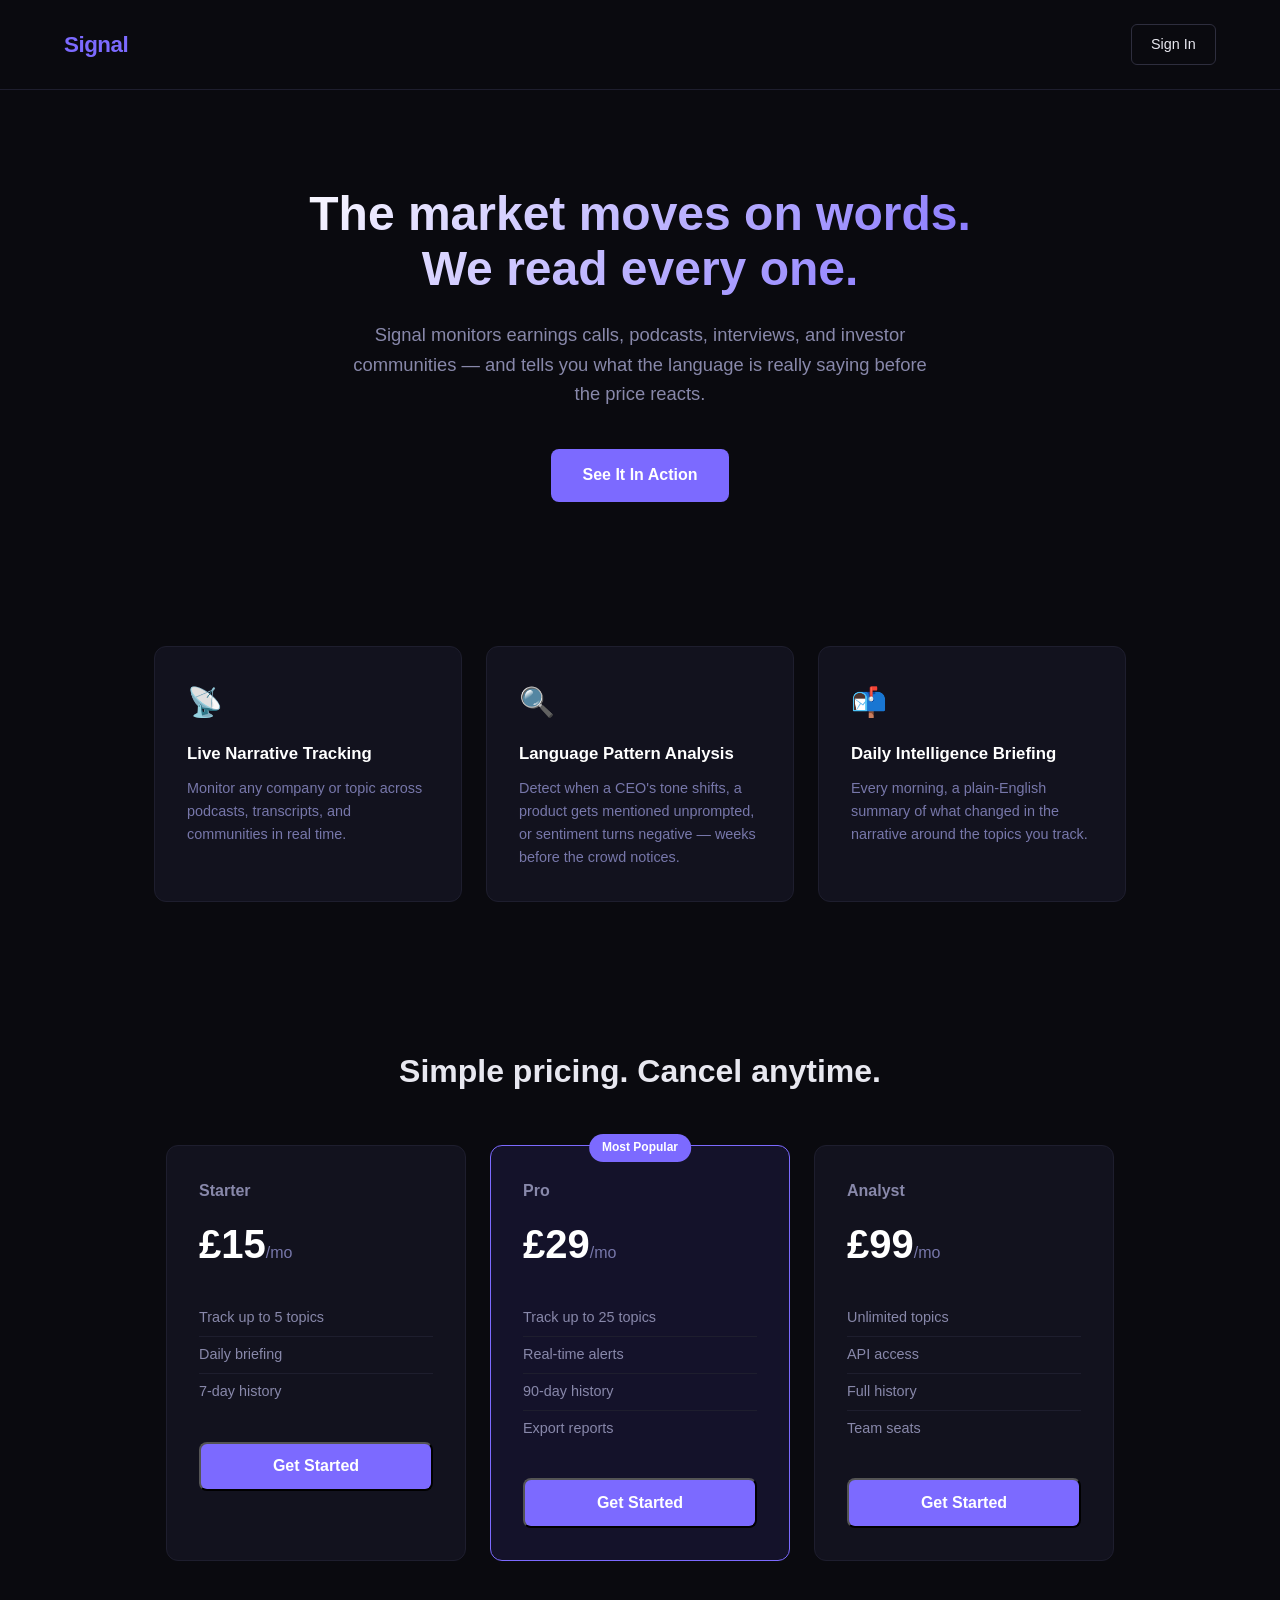
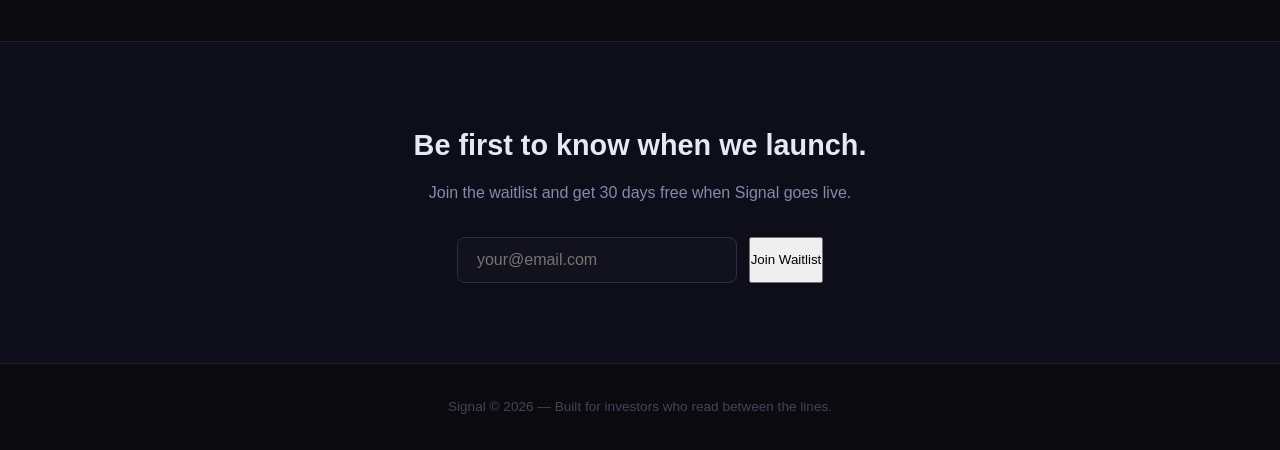
<file: index.html>
<!DOCTYPE html>
<html lang="en">
  <head>
    <meta charset="UTF-8" />
    <meta name="viewport" content="width=device-width, initial-scale=1.0" />
    <title>Signal — Narrative Intelligence for Investors</title>
    <meta name="description" content="Signal monitors earnings calls, podcasts, and investor communities — and tells you what the language is really saying before the price reacts." />
    <meta name="keywords" content="narrative intelligence, investor tools, sentiment analysis, market signals, stock analysis" />
    <meta property="og:title" content="Signal — Narrative Intelligence" />
    <meta property="og:description" content="Know what the market is really saying before the price reacts." />
    <meta property="og:type" content="website" />
    <meta property="og:url" content="https://signal-chi-bay.vercel.app" />
    <meta name="twitter:card" content="summary" />
    <meta name="twitter:title" content="Signal — Narrative Intelligence" />
    <meta name="twitter:description" content="Know what the market is really saying before the price reacts." />
    <link rel="canonical" href="https://signal-chi-bay.vercel.app" />
    <link rel="stylesheet" href="style.css" />
  </head>
  <body>

    <nav>
      <div class="logo">Signal</div>
      <a href="login.html" class="btn-nav">Sign In</a>
    </nav>

    <header>
      <h1>The market moves on words.<br/>We read every one.</h1>
      <p>Signal monitors earnings calls, podcasts, interviews, and investor communities — and tells you what the language is really saying before the price reacts.</p>
      <a href="dashboard.html" class="btn-primary">See It In Action</a>
    </header>

    <section class="features">
      <div class="feature-card">
        <span class="icon">📡</span>
        <h3>Live Narrative Tracking</h3>
        <p>Monitor any company or topic across podcasts, transcripts, and communities in real time.</p>
      </div>
      <div class="feature-card">
        <span class="icon">🔍</span>
        <h3>Language Pattern Analysis</h3>
        <p>Detect when a CEO's tone shifts, a product gets mentioned unprompted, or sentiment turns negative — weeks before the crowd notices.</p>
      </div>
      <div class="feature-card">
        <span class="icon">📬</span>
        <h3>Daily Intelligence Briefing</h3>
        <p>Every morning, a plain-English summary of what changed in the narrative around the topics you track.</p>
      </div>
    </section>

    <section class="pricing">
      <h2>Simple pricing. Cancel anytime.</h2>
      <div class="pricing-cards">
        <div class="pricing-card">
          <h3>Starter</h3>
          <div class="price">£15<span>/mo</span></div>
          <ul>
            <li>Track up to 5 topics</li>
            <li>Daily briefing</li>
            <li>7-day history</li>
          </ul>
          <button class="btn-primary" onclick="checkout('starter')">Get Started</button>
        </div>
        <div class="pricing-card featured">
          <div class="badge">Most Popular</div>
          <h3>Pro</h3>
          <div class="price">£29<span>/mo</span></div>
          <ul>
            <li>Track up to 25 topics</li>
            <li>Real-time alerts</li>
            <li>90-day history</li>
            <li>Export reports</li>
          </ul>
          <button class="btn-primary" onclick="checkout('pro')">Get Started</button>
        </div>
        <div class="pricing-card">
          <h3>Analyst</h3>
          <div class="price">£99<span>/mo</span></div>
          <ul>
            <li>Unlimited topics</li>
            <li>API access</li>
            <li>Full history</li>
            <li>Team seats</li>
          </ul>
          <button class="btn-primary" onclick="checkout('analyst')">Get Started</button>
        </div>
      </div>
    </section>

    <section class="waitlist">
  <h2>Be first to know when we launch.</h2>
  <p>Join the waitlist and get 30 days free when Signal goes live.</p>
  <form class="waitlist-form" id="waitlist-form">
    <input type="email" id="email-input" name="email" placeholder="your@email.com" required />
    <button id="join-btn" type="submit">Join Waitlist</button>
  </form>
  <p id="confirm-message" class="hidden">You're on the list. We'll be in touch.</p>
</section>

    <footer>
      <p>Signal &copy; 2026 — Built for investors who read between the lines.</p>
    </footer>

    <script src="script.js"></script>
  </body>
</html>
</file>
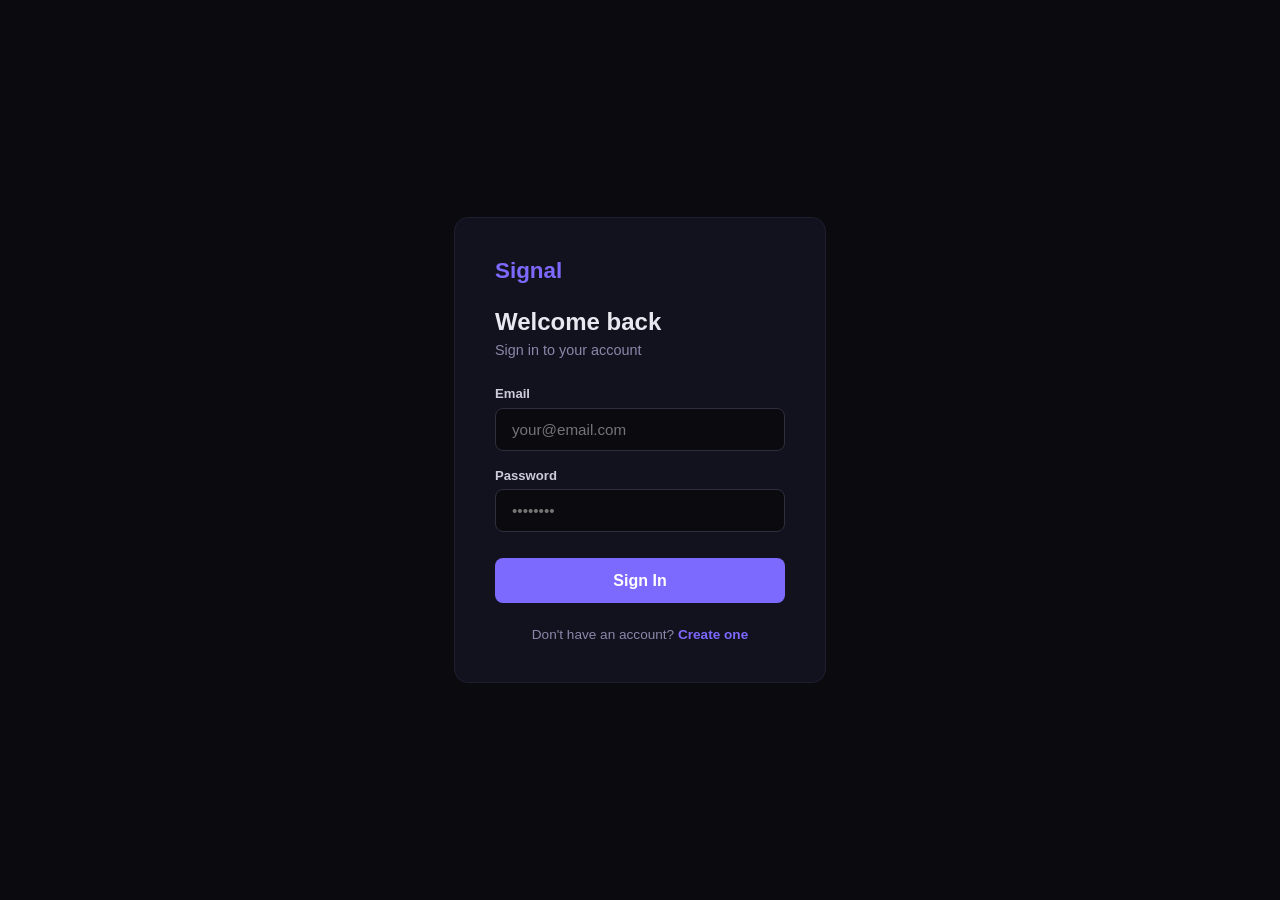
<file: dashboard.html>
<!DOCTYPE html>
<html lang="en">
  <head>
    <meta charset="UTF-8" />
    <meta name="viewport" content="width=device-width, initial-scale=1.0" />
    <title>Signal — Dashboard</title>
    <link rel="stylesheet" href="dashboard.css" />
    <script>
      if (!localStorage.getItem('signal_token')) {
        window.location.href = 'login.html';
      }
    </script>
  </head>
  <body>

    <div class="app">

      <!-- SIDEBAR -->
      <aside class="sidebar">
        <div class="sidebar-logo">Signal</div>
        <nav class="sidebar-nav">
          <p class="nav-label">Tracked Topics</p>
          <p class="nav-section">US Stocks</p>
          <ul>
            <li class="active"><span class="dot green"></span> Apple</li>
            <li><span class="dot green"></span> Microsoft</li>
            <li><span class="dot green"></span> Nvidia</li>
            <li><span class="dot yellow"></span> Tesla</li>
            <li><span class="dot green"></span> Amazon</li>
            <li><span class="dot green"></span> Google</li>
            <li><span class="dot green"></span> Meta</li>
            <li><span class="dot green"></span> Netflix</li>
            <li><span class="dot yellow"></span> AMD</li>
            <li><span class="dot green"></span> Palantir</li>
          </ul>
          <p class="nav-section">Crypto</p>
          <ul>
            <li><span class="dot green"></span> Bitcoin</li>
            <li><span class="dot green"></span> Ethereum</li>
            <li><span class="dot yellow"></span> Solana</li>
            <li><span class="dot yellow"></span> XRP</li>
            <li><span class="dot yellow"></span> Dogecoin</li>
          </ul>
          <p class="nav-section">UK Stocks</p>
          <ul>
            <li><span class="dot yellow"></span> HSBC</li>
            <li><span class="dot yellow"></span> Barclays</li>
            <li><span class="dot yellow"></span> BP</li>
            <li><span class="dot green"></span> AstraZeneca</li>
            <li><span class="dot green"></span> Rolls-Royce</li>
          </ul>
          <p class="nav-section">Macro</p>
          <ul>
            <li><span class="dot red"></span> Federal Reserve</li>
            <li><span class="dot red"></span> Inflation</li>
            <li><span class="dot yellow"></span> Recession</li>
            <li><span class="dot yellow"></span> Interest Rates</li>
            <li><span class="dot green"></span> Artificial Intelligence</li>
            <li><span class="dot yellow"></span> Electric Vehicles</li>
            <li><span class="dot green"></span> Defence</li>
            <li><span class="dot yellow"></span> Oil</li>
            <li><span class="dot green"></span> Gold</li>
            <li><span class="dot green"></span> OpenAI</li>
          </ul>
          <a href="#" class="add-topic">+ Add Topic</a>
        </nav>
        <div class="sidebar-footer">
          <div class="plan-badge">Pro Plan</div>
          <p>David Green</p>
        </div>
      </aside>

      <!-- MAIN CONTENT -->
      <main class="main">

        <!-- TOP BAR -->
        <div class="topbar">
          <div>
            <h1 class="page-title">Apple Inc</h1>
            <p class="page-sub">Narrative analysis · Updated 14 minutes ago</p>
          </div>
          <div class="alert-badge">3 new signals</div>
        </div>

        <!-- SIGNAL SCORE -->
        <div class="score-row">
          <div class="score-card">
            <p class="score-label">Narrative Score</p>
            <p class="score-value positive" id="score-value">— <span>/ 100</span></p>
            <p class="score-change" id="score-change">Loading...</p>
          </div>
          <div class="score-card">
            <p class="score-label">Tone Shift</p>
            <p class="score-value neutral" id="tone-shift">—</p>
            <p class="score-change" id="tone-shift-previous">Loading...</p>
          </div>
          <div class="score-card">
            <p class="score-label">Overall Sentiment</p>
            <p class="score-value positive" id="overall-sentiment">—</p>
            <p class="score-change" id="overall-sentiment-sub">Loading...</p>
          </div>
          <div class="score-card">
            <p class="score-label">Community Sentiment</p>
            <p class="score-value negative" id="community-sentiment">—</p>
            <p class="score-change" id="community-sentiment-change">Loading...</p>
          </div>
        </div>

        <!-- TODAY'S BRIEFING -->
        <div class="section">
          <h2 class="section-title">Today's Briefing</h2>
          <div class="briefing-card" id="briefing-card">
            <div class="briefing-date" id="briefing-date"></div>
            <p class="briefing-text" id="briefing-text">Loading briefing...</p>
          </div>
        </div>

        <!-- SIGNAL ALERTS -->
        <div class="section">
          <h2 class="section-title">Signal Alerts</h2>
          <div class="alerts-list" id="alerts-list">
            <div class="alert-card high">
              <div class="alert-header">
                <span class="alert-tag high">High Signal</span>
                <span class="alert-time">2 hours ago</span>
              </div>
              <p class="alert-title">CEO language shifted — "headwinds" used 6x in one appearance</p>
              <p class="alert-detail">Detected in: The All-In Podcast, Episode 178 · Tim Cook interview</p>
            </div>
            <div class="alert-card medium">
              <div class="alert-header">
                <span class="alert-tag medium">Medium Signal</span>
                <span class="alert-time">Yesterday</span>
              </div>
              <p class="alert-title">3 podcasts mentioned Apple supply chain unprompted this week</p>
              <p class="alert-detail">Detected in: Acquired, My First Million, 20VC</p>
            </div>
            <div class="alert-card low">
              <div class="alert-header">
                <span class="alert-tag low">Watch</span>
                <span class="alert-time">3 days ago</span>
              </div>
              <p class="alert-title">Reddit sentiment around Vision Pro turned net negative</p>
              <p class="alert-detail">Detected in: r/investing, r/apple · 847 posts analysed</p>
            </div>
          </div>
        </div>

        <!-- LANGUAGE TRENDS -->
        <div class="section">
          <h2 class="section-title">Language Trends — Last 30 Days</h2>
          <div class="trends-grid" id="trends-grid">
            <div class="trend-card rising">
              <p class="trend-word">"headwinds"</p>
              <p class="trend-stat">▲ 340% increase</p>
            </div>
            <div class="trend-card rising">
              <p class="trend-word">"supply chain"</p>
              <p class="trend-stat">▲ 128% increase</p>
            </div>
            <div class="trend-card falling">
              <p class="trend-word">"innovation"</p>
              <p class="trend-stat">▼ 44% decrease</p>
            </div>
            <div class="trend-card falling">
              <p class="trend-word">"excited"</p>
              <p class="trend-stat">▼ 61% decrease</p>
            </div>
            <div class="trend-card rising">
              <p class="trend-word">"competition"</p>
              <p class="trend-stat">▲ 89% increase</p>
            </div>
            <div class="trend-card stable">
              <p class="trend-word">"growth"</p>
              <p class="trend-stat">→ Stable</p>
            </div>
          </div>
        </div>

        <!-- AI ANALYSIS -->
        <div class="section">
          <h2 class="section-title">AI Narrative Analysis <span class="ai-badge">Powered by AI</span></h2>
          <div id="ai-analysis">
            <p class="loading">Analysing narrative...</p>
          </div>
        </div>

        <!-- LIVE NEWS -->
        <div class="section">
          <h2 class="section-title">Live News Feed</h2>
          <div id="news-list">
            <p class="loading">Loading live news...</p>
          </div>
        </div>

      </main>
    </div>

    <script src="dashboard.js"></script>
  </body>
</html>
</file>
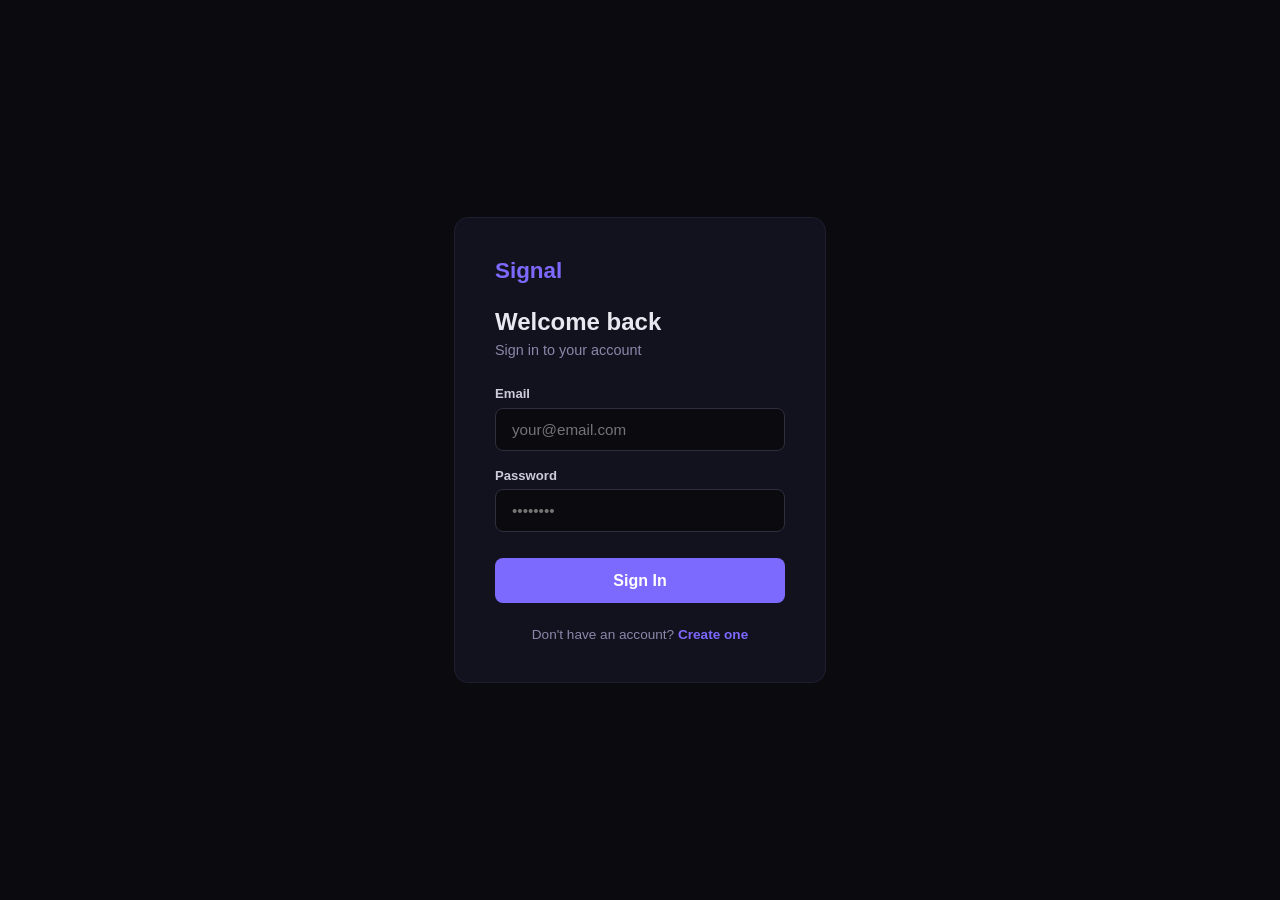
<file: login.html>
<!DOCTYPE html>
<html lang="en">
  <head>
    <meta charset="UTF-8" />
    <meta name="viewport" content="width=device-width, initial-scale=1.0" />
    <title>Signal — Sign In</title>
    <link rel="stylesheet" href="login.css" />
  </head>
  <body>
    <div class="auth-container">
      <div class="auth-box">
        <div class="auth-logo">Signal</div>
        <h1 class="auth-title">Welcome back</h1>
        <p class="auth-sub">Sign in to your account</p>

        <div id="error-msg" class="error-msg hidden"></div>
        <div id="success-msg" class="success-msg hidden"></div>

        <form id="auth-form">
          <div class="field">
            <label>Email</label>
            <input type="email" id="email" placeholder="your@email.com" required />
          </div>
          <div class="field">
            <label>Password</label>
            <input type="password" id="password" placeholder="••••••••" required />
          </div>
          <button type="submit" id="submit-btn" class="btn-submit">Sign In</button>
        </form>

        <p class="auth-switch">
          Don't have an account?
          <a href="#" id="toggle-link">Create one</a>
        </p>
      </div>
    </div>

    <script src="login.js"></script>
  </body>
</html>
</file>
<file: style.css>
* {
  margin: 0;
  padding: 0;
  box-sizing: border-box;
}

body {
  font-family: -apple-system, BlinkMacSystemFont, 'Segoe UI', sans-serif;
  background: #0a0a0f;
  color: #e8e8f0;
  line-height: 1.6;
}

/* NAV */
nav {
  display: flex;
  justify-content: space-between;
  align-items: center;
  padding: 1.5rem 4rem;
  border-bottom: 1px solid #1e1e2e;
}

.logo {
  font-size: 1.4rem;
  font-weight: 700;
  color: #7c6aff;
  letter-spacing: -0.5px;
}

.btn-nav {
  text-decoration: none;
  color: #e8e8f0;
  border: 1px solid #2e2e3e;
  padding: 0.5rem 1.2rem;
  border-radius: 6px;
  font-size: 0.9rem;
  transition: border-color 0.2s;
}

.btn-nav:hover {
  border-color: #7c6aff;
}

/* HERO */
header {
  text-align: center;
  padding: 6rem 2rem 5rem;
  max-width: 800px;
  margin: 0 auto;
}

header h1 {
  font-size: 3rem;
  font-weight: 800;
  line-height: 1.15;
  margin-bottom: 1.5rem;
  background: linear-gradient(135deg, #ffffff 0%, #7c6aff 100%);
  -webkit-background-clip: text;
  -webkit-text-fill-color: transparent;
  background-clip: text;
}

header p {
  font-size: 1.15rem;
  color: #8888aa;
  max-width: 580px;
  margin: 0 auto 2.5rem;
}

.btn-primary {
  display: inline-block;
  text-decoration: none;
  background: #7c6aff;
  color: #fff;
  padding: 0.85rem 2rem;
  border-radius: 8px;
  font-weight: 600;
  font-size: 1rem;
  transition: background 0.2s, transform 0.1s;
}

.btn-primary:hover {
  background: #6a58e6;
  transform: translateY(-1px);
}

/* FEATURES */
.features {
  display: flex;
  gap: 1.5rem;
  padding: 4rem;
  max-width: 1100px;
  margin: 0 auto;
}

.feature-card {
  flex: 1;
  background: #12121e;
  border: 1px solid #1e1e2e;
  border-radius: 12px;
  padding: 2rem;
  transition: border-color 0.2s;
}

.feature-card:hover {
  border-color: #7c6aff;
}

.feature-card .icon {
  font-size: 1.8rem;
  display: block;
  margin-bottom: 1rem;
}

.feature-card h3 {
  font-size: 1.05rem;
  font-weight: 700;
  margin-bottom: 0.6rem;
  color: #ffffff;
}

.feature-card p {
  font-size: 0.9rem;
  color: #7777aa;
}

/* PRICING */
.pricing {
  padding: 5rem 4rem;
  text-align: center;
  max-width: 1100px;
  margin: 0 auto;
}

.pricing h2 {
  font-size: 2rem;
  font-weight: 700;
  margin-bottom: 3rem;
}

.pricing-cards {
  display: flex;
  gap: 1.5rem;
  justify-content: center;
}

.pricing-card {
  flex: 1;
  max-width: 300px;
  background: #12121e;
  border: 1px solid #1e1e2e;
  border-radius: 12px;
  padding: 2rem;
  text-align: left;
  position: relative;
}

.pricing-card.featured {
  border-color: #7c6aff;
  background: #14122a;
}

.badge {
  position: absolute;
  top: -12px;
  left: 50%;
  transform: translateX(-50%);
  background: #7c6aff;
  color: #fff;
  font-size: 0.75rem;
  font-weight: 700;
  padding: 0.25rem 0.8rem;
  border-radius: 20px;
  white-space: nowrap;
}

.pricing-card h3 {
  font-size: 1rem;
  font-weight: 600;
  color: #8888aa;
  margin-bottom: 0.5rem;
}

.price {
  font-size: 2.5rem;
  font-weight: 800;
  color: #ffffff;
  margin-bottom: 1.5rem;
}

.price span {
  font-size: 1rem;
  font-weight: 400;
  color: #7777aa;
}

.pricing-card ul {
  list-style: none;
  margin-bottom: 2rem;
}

.pricing-card ul li {
  font-size: 0.9rem;
  color: #8888aa;
  padding: 0.4rem 0;
  border-bottom: 1px solid #1e1e2e;
}

.pricing-card ul li:last-child {
  border-bottom: none;
}

.pricing-card .btn-primary {
  width: 100%;
  text-align: center;
}

/* WAITLIST */
.waitlist {
  text-align: center;
  padding: 5rem 2rem;
  background: #0e0e1a;
  border-top: 1px solid #1e1e2e;
}

.waitlist h2 {
  font-size: 1.8rem;
  font-weight: 700;
  margin-bottom: 0.75rem;
}

.waitlist p {
  color: #8888aa;
  margin-bottom: 2rem;
}

.waitlist-form {
  display: flex;
  justify-content: center;
  gap: 0.75rem;
  flex-wrap: wrap;
}

.waitlist-form input {
  padding: 0.8rem 1.2rem;
  border-radius: 8px;
  border: 1px solid #2e2e3e;
  background: #12121e;
  color: #e8e8f0;
  font-size: 1rem;
  width: 280px;
}

.waitlist-form input:focus {
  outline: none;
  border-color: #7c6aff;
}

.hidden {
  display: none;
}

.confirm {
  color: #7c6aff;
  font-weight: 600;
  margin-top: 1rem;
}

/* FOOTER */
footer {
  text-align: center;
  padding: 2rem;
  border-top: 1px solid #1e1e2e;
  color: #44445a;
  font-size: 0.85rem;
}
</file>
<file: dashboard.css>
* {
  margin: 0;
  padding: 0;
  box-sizing: border-box;
}

body {
  font-family: -apple-system, BlinkMacSystemFont, 'Segoe UI', sans-serif;
  background: #0a0a0f;
  color: #e8e8f0;
  height: 100vh;
  overflow: hidden;
}

.app {
  display: flex;
  height: 100vh;
}

/* SIDEBAR */
.sidebar {
  width: 220px;
  min-width: 220px;
  background: #0e0e1a;
  border-right: 1px solid #1e1e2e;
  display: flex;
  flex-direction: column;
  padding: 1.5rem 1rem;
}

.sidebar-logo {
  font-size: 1.3rem;
  font-weight: 700;
  color: #7c6aff;
  margin-bottom: 2rem;
  padding-left: 0.5rem;
}

.nav-label {
  font-size: 0.7rem;
  text-transform: uppercase;
  letter-spacing: 1px;
  color: #44445a;
  margin-bottom: 0.75rem;
  padding-left: 0.5rem;
}

.sidebar-nav {
  overflow-y: auto;
  flex: 1;
}

.sidebar-nav ul {
  list-style: none;
  margin-bottom: 0.5rem;
}

.nav-section {
  font-size: 0.65rem;
  text-transform: uppercase;
  letter-spacing: 1px;
  color: #44445a;
  margin: 1rem 0 0.4rem 0.5rem;
}

.sidebar-nav ul li {
  display: flex;
  align-items: center;
  gap: 0.6rem;
  padding: 0.55rem 0.5rem;
  border-radius: 6px;
  font-size: 0.9rem;
  color: #8888aa;
  cursor: pointer;
  transition: background 0.15s;
}

.sidebar-nav ul li:hover {
  background: #1a1a2e;
  color: #e8e8f0;
}

.sidebar-nav ul li.active {
  background: #1a1a2e;
  color: #e8e8f0;
}

.dot {
  width: 8px;
  height: 8px;
  border-radius: 50%;
  flex-shrink: 0;
}

.dot.green { background: #4ade80; }
.dot.yellow { background: #facc15; }
.dot.red { background: #f87171; }

.add-topic {
  display: block;
  text-decoration: none;
  color: #7c6aff;
  font-size: 0.85rem;
  padding: 0.5rem;
  border-radius: 6px;
  transition: background 0.15s;
}

.add-topic:hover {
  background: #1a1a2e;
}

.sidebar-footer {
  margin-top: auto;
  padding: 1rem 0.5rem 0;
  border-top: 1px solid #1e1e2e;
}

.plan-badge {
  display: inline-block;
  background: #7c6aff22;
  color: #7c6aff;
  font-size: 0.7rem;
  font-weight: 700;
  padding: 0.2rem 0.6rem;
  border-radius: 20px;
  margin-bottom: 0.4rem;
}

.sidebar-footer p {
  font-size: 0.85rem;
  color: #8888aa;
}

/* MAIN */
.main {
  flex: 1;
  overflow-y: auto;
  padding: 2rem 2.5rem;
}

/* TOPBAR */
.topbar {
  display: flex;
  justify-content: space-between;
  align-items: flex-start;
  margin-bottom: 2rem;
}

.page-title {
  font-size: 1.6rem;
  font-weight: 700;
}

.page-sub {
  font-size: 0.85rem;
  color: #8888aa;
  margin-top: 0.25rem;
}

.alert-badge {
  background: #7c6aff22;
  color: #7c6aff;
  font-size: 0.8rem;
  font-weight: 600;
  padding: 0.4rem 1rem;
  border-radius: 20px;
  border: 1px solid #7c6aff44;
}

/* SCORE ROW */
.score-row {
  display: grid;
  grid-template-columns: repeat(4, 1fr);
  gap: 1rem;
  margin-bottom: 2rem;
}

.score-card {
  background: #12121e;
  border: 1px solid #1e1e2e;
  border-radius: 10px;
  padding: 1.25rem;
}

.score-label {
  font-size: 0.75rem;
  color: #8888aa;
  text-transform: uppercase;
  letter-spacing: 0.5px;
  margin-bottom: 0.5rem;
}

.score-value {
  font-size: 1.6rem;
  font-weight: 700;
  margin-bottom: 0.3rem;
}

.score-value span {
  font-size: 0.9rem;
  font-weight: 400;
  color: #8888aa;
}

.score-value.positive { color: #4ade80; }
.score-value.negative { color: #f87171; }
.score-value.neutral  { color: #facc15; }

.score-change {
  font-size: 0.78rem;
  color: #8888aa;
}

/* SECTIONS */
.section {
  margin-bottom: 2.5rem;
}

.section-title {
  font-size: 1rem;
  font-weight: 600;
  margin-bottom: 1rem;
  color: #ccccdd;
}

/* BRIEFING */
.briefing-card {
  background: #12121e;
  border: 1px solid #1e1e2e;
  border-radius: 10px;
  padding: 1.5rem;
}

.briefing-date {
  font-size: 0.75rem;
  color: #7c6aff;
  font-weight: 600;
  margin-bottom: 1rem;
  text-transform: uppercase;
  letter-spacing: 0.5px;
}

.briefing-text {
  font-size: 0.92rem;
  color: #aaaacc;
  line-height: 1.75;
  margin-bottom: 0.75rem;
}

.briefing-text strong { color: #e8e8f0; }
.briefing-text em { color: #facc15; font-style: normal; font-weight: 500; }

/* ALERTS */
.alerts-list {
  display: flex;
  flex-direction: column;
  gap: 0.75rem;
}

.alert-card {
  background: #12121e;
  border: 1px solid #1e1e2e;
  border-radius: 10px;
  padding: 1.25rem;
  border-left: 3px solid transparent;
}

.alert-card.high   { border-left-color: #f87171; }
.alert-card.medium { border-left-color: #facc15; }
.alert-card.low    { border-left-color: #7c6aff; }

.alert-header {
  display: flex;
  justify-content: space-between;
  align-items: center;
  margin-bottom: 0.5rem;
}

.alert-tag {
  font-size: 0.7rem;
  font-weight: 700;
  text-transform: uppercase;
  letter-spacing: 0.5px;
  padding: 0.2rem 0.6rem;
  border-radius: 20px;
}

.alert-tag.high   { background: #f8717122; color: #f87171; }
.alert-tag.medium { background: #facc1522; color: #facc15; }
.alert-tag.low    { background: #7c6aff22; color: #7c6aff; }

.alert-time {
  font-size: 0.78rem;
  color: #44445a;
}

.alert-title {
  font-size: 0.92rem;
  font-weight: 600;
  color: #e8e8f0;
  margin-bottom: 0.3rem;
}

.alert-detail {
  font-size: 0.8rem;
  color: #8888aa;
}

/* LANGUAGE TRENDS */
.trends-grid {
  display: grid;
  grid-template-columns: repeat(3, 1fr);
  gap: 1rem;
}

.trend-card {
  background: #12121e;
  border: 1px solid #1e1e2e;
  border-radius: 10px;
  padding: 1.25rem;
}

.trend-word {
  font-size: 1.1rem;
  font-weight: 700;
  margin-bottom: 0.4rem;
}

.trend-stat {
  font-size: 0.82rem;
}

.trend-card.rising  .trend-stat { color: #4ade80; }
.trend-card.falling .trend-stat { color: #f87171; }
.trend-card.stable  .trend-stat { color: #8888aa; }

/* LIVE NEWS */
.loading {
  color: #8888aa;
  font-size: 0.9rem;
  padding: 1rem 0;
}

.news-card {
  background: #12121e;
  border: 1px solid #1e1e2e;
  border-radius: 10px;
  padding: 1.25rem;
  margin-bottom: 0.75rem;
  transition: border-color 0.2s;
}

.news-card:hover {
  border-color: #7c6aff;
}

.news-meta {
  display: flex;
  justify-content: space-between;
  margin-bottom: 0.5rem;
}

.news-source {
  font-size: 0.75rem;
  color: #7c6aff;
  font-weight: 600;
  text-transform: uppercase;
  letter-spacing: 0.5px;
}

.news-date {
  font-size: 0.75rem;
  color: #44445a;
}

.news-title {
  display: block;
  font-size: 0.95rem;
  font-weight: 600;
  color: #e8e8f0;
  text-decoration: none;
  margin-bottom: 0.4rem;
  line-height: 1.4;
}

.news-title:hover {
  color: #7c6aff;
}

.news-desc {
  font-size: 0.82rem;
  color: #8888aa;
  line-height: 1.5;
}

/* AI ANALYSIS */
.ai-badge {
  font-size: 0.7rem;
  background: #7c6aff22;
  color: #7c6aff;
  padding: 0.2rem 0.6rem;
  border-radius: 20px;
  font-weight: 600;
  vertical-align: middle;
  margin-left: 0.5rem;
}

.ai-card {
  background: #12121e;
  border: 1px solid #7c6aff44;
  border-radius: 10px;
  padding: 1.5rem;
}

.ai-header {
  display: flex;
  justify-content: space-between;
  align-items: center;
  margin-bottom: 1rem;
}

.ai-sentiment {
  font-size: 1.3rem;
  font-weight: 700;
}

.ai-score {
  font-size: 0.85rem;
  color: #8888aa;
}

.ai-score strong {
  color: #e8e8f0;
}

.ai-summary {
  font-size: 0.92rem;
  color: #aaaacc;
  line-height: 1.75;
  margin-bottom: 1.25rem;
  padding-bottom: 1.25rem;
  border-bottom: 1px solid #1e1e2e;
}

.ai-sections {
  display: grid;
  grid-template-columns: 1fr 1fr;
  gap: 1.5rem;
}

.ai-label {
  font-size: 0.72rem;
  text-transform: uppercase;
  letter-spacing: 0.5px;
  color: #44445a;
  font-weight: 600;
  margin-bottom: 0.75rem;
}

.ai-list {
  list-style: none;
}

.ai-list li {
  font-size: 0.85rem;
  color: #ccccdd;
  padding: 0.3rem 0;
  padding-left: 0.75rem;
  border-left: 2px solid #7c6aff;
  margin-bottom: 0.4rem;
}

.ai-tags {
  display: flex;
  flex-wrap: wrap;
  gap: 0.5rem;
}

.ai-tag {
  background: #1e1e2e;
  color: #8888aa;
  font-size: 0.8rem;
  padding: 0.3rem 0.75rem;
  border-radius: 20px;
  border: 1px solid #2e2e3e;
}
</file>
<file: login.css>
* {
  margin: 0;
  padding: 0;
  box-sizing: border-box;
}

body {
  font-family: -apple-system, BlinkMacSystemFont, 'Segoe UI', sans-serif;
  background: #0a0a0f;
  color: #e8e8f0;
  height: 100vh;
  display: flex;
  align-items: center;
  justify-content: center;
}

.auth-container {
  width: 100%;
  max-width: 420px;
  padding: 1.5rem;
}

.auth-box {
  background: #12121e;
  border: 1px solid #1e1e2e;
  border-radius: 14px;
  padding: 2.5rem;
}

.auth-logo {
  font-size: 1.4rem;
  font-weight: 700;
  color: #7c6aff;
  margin-bottom: 1.5rem;
}

.auth-title {
  font-size: 1.5rem;
  font-weight: 700;
  margin-bottom: 0.4rem;
}

.auth-sub {
  font-size: 0.9rem;
  color: #8888aa;
  margin-bottom: 1.75rem;
}

.field {
  margin-bottom: 1.1rem;
}

.field label {
  display: block;
  font-size: 0.82rem;
  font-weight: 600;
  color: #ccccdd;
  margin-bottom: 0.4rem;
}

.field input {
  width: 100%;
  padding: 0.75rem 1rem;
  background: #0a0a0f;
  border: 1px solid #2e2e3e;
  border-radius: 8px;
  color: #e8e8f0;
  font-size: 0.95rem;
  transition: border-color 0.2s;
}

.field input:focus {
  outline: none;
  border-color: #7c6aff;
}

.btn-submit {
  width: 100%;
  padding: 0.85rem;
  background: #7c6aff;
  color: #fff;
  border: none;
  border-radius: 8px;
  font-size: 1rem;
  font-weight: 600;
  cursor: pointer;
  margin-top: 0.5rem;
  transition: background 0.2s;
}

.btn-submit:hover {
  background: #6a58e6;
}

.btn-submit:disabled {
  opacity: 0.6;
  cursor: not-allowed;
}

.auth-switch {
  text-align: center;
  font-size: 0.85rem;
  color: #8888aa;
  margin-top: 1.5rem;
}

.auth-switch a {
  color: #7c6aff;
  text-decoration: none;
  font-weight: 600;
}

.error-msg {
  background: #f8717122;
  border: 1px solid #f8717144;
  color: #f87171;
  padding: 0.75rem 1rem;
  border-radius: 8px;
  font-size: 0.85rem;
  margin-bottom: 1rem;
}

.success-msg {
  background: #4ade8022;
  border: 1px solid #4ade8044;
  color: #4ade80;
  padding: 0.75rem 1rem;
  border-radius: 8px;
  font-size: 0.85rem;
  margin-bottom: 1rem;
}

.hidden {
  display: none;
}
</file>
